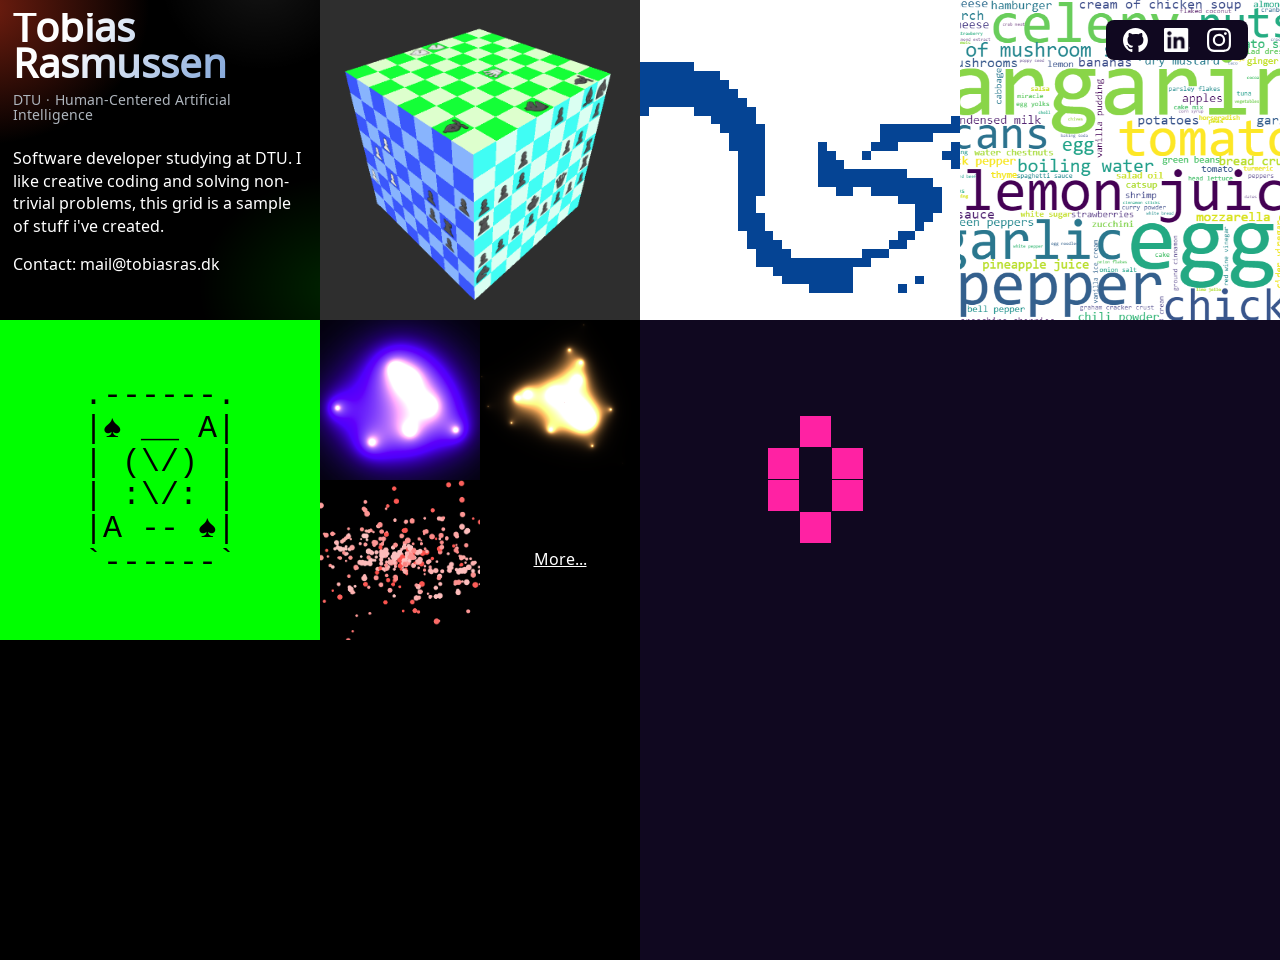
<file: index.html>
<!DOCTYPE html>
<html>

<head>
    <link rel="preconnect" href="https://fonts.googleapis.com">
    <link href="https://fonts.googleapis.com/icon?family=Material+Icons" rel="stylesheet">
    <link rel="preconnect" href="https://fonts.gstatic.com" crossorigin>
    <link
            href="https://fonts.googleapis.com/css2?family=Cabin:ital,wght@0,400..700;1,400..700&family=DM+Sans:ital,opsz,wght@0,9..40,100..1000;1,9..40,100..1000&family=Noto+Sans+Elbasan&family=Poppins:ital,wght@0,100;0,200;0,300;0,400;0,500;0,600;0,700;0,800;0,900;1,100;1,200;1,300;1,400;1,500;1,600;1,700;1,800;1,900&display=swap"
            rel="stylesheet">

    <link rel="stylesheet" href="css/main.css">
    <script defer src="js/gameOfLife.js"></script>

</head>

<body id="project-cards">
<!-- IS FIXED START -->
<nav class="nav-container">
    <div class="nav">
        <div class="nav-links">
            <a class="nav-icon" href="https://github.com/tobiasras"> <img src="images/icons/github.svg"
                                                                          alt="GitHub"></a>
            <a class="nav-icon" href="https://www.linkedin.com/in/tobiasras/"> <img src="images/icons/linkedin.png"
                                                                                    alt="LinkedIn"></a>
            <a class="nav-icon" href="https://www.instagram.com/tobiasras/"> <img src="images/icons/instagram.svg"
                                                                                  alt="LinkedIn"></a>
        </div>
    </div>
</nav>
<!-- IS FIXED END -->



    <div class="project-gallery">
            <div class="intro-card">
                <div class="intro-card__bg" aria-hidden="true"></div>
                <div class="intro">
                    <h1 class="intro-title">Tobias Rasmussen</h1>
                    <p class="intro-role">DTU · Human-Centered Artificial Intelligence</p>
                    <div>
                        <p>Software developer studying at DTU. I like creative coding and solving non-trivial problems, this grid is a sample of stuff i've created.</p>      
                        <p>Contact: mail@tobiasras.dk</p>
                    </div>
                </div>
            </div>
            <a class="project-card" href="projects/cubed_chess/">
                <img src="images/index/cubed_chess.png" alt="">
                <div class="project-card-overlay">
                    <h3>Chess on a 3d surface</h3>
                    <p>Play chess on top of a cube</p>
                </div>
            </a>

            <a class="project-card" href="projects/bfs_on_image/">
                <img class="pixel-art" src="images/index/chained_encoding.png" alt="">
                <div class="project-card-overlay">
                    <h3>Depth-First Search on images</h3>
                    <p>A visual exploration of chained encoding compression</p>
                </div>
            </a>

            <a class="project-card" href="projects/ingredient_suggester/">
                <img src="images/index/ingredient.png" alt="">
                <div class="project-card-overlay">
                    <h3>Ingredient suggester</h3>
                    <p>Suggest new ingredients from a recipe</p>
                </div>
            </a>

            <a class="project-card project-card--ascii green-bg" href="projects/yukon_web/">
                <pre class="ascii-card text-dark" draggable="false" aria-hidden="true">.------.
|♠ __ A|
| (\/) |
| :\/: |
|A -- ♠|
`------`</pre>

                <div class="project-card-overlay">
                    <h3>Yukon Solitaire</h3>
                    <p>In the style of ASCII-art</p>
                </div>
            </a>

            <div class="project-card-cluster" aria-label="Small projects">
                <a class="project-card project-card--mini" href="projects/creative/001/">
                    <img src="images/index/shader_001.png" alt="">
                    <div class="project-card-overlay">
                        <h3>Creative Code 001</h3>
                        <p>WebGL shader</p>
                    </div>
                </a>
                <a class="project-card project-card--mini" href="projects/creative/002/">
                    <img src="images/index/shader_002.png" alt="">
                    <div class="project-card-overlay">
                        <h3>Creative Code 002</h3>
                        <p>N body problem 01</p>
                    </div>
                </a>

                <a class="project-card project-card--mini" href="projects/creative/003/">
                    <img src="images/index/shader_003.png" alt="">
                    <div class="project-card-overlay">
                        <h3>Creative Code 003</h3>
                        <p>N body problem 02</p>
                    </div>
                </a>
                <div class="project-card center">
                    <a href="pages/creative-code.html">More...</a>
                </div>
            </div>

            <div class="project-card-game-of-life"></div>





    </div>
    





</body>


</html>
</file>
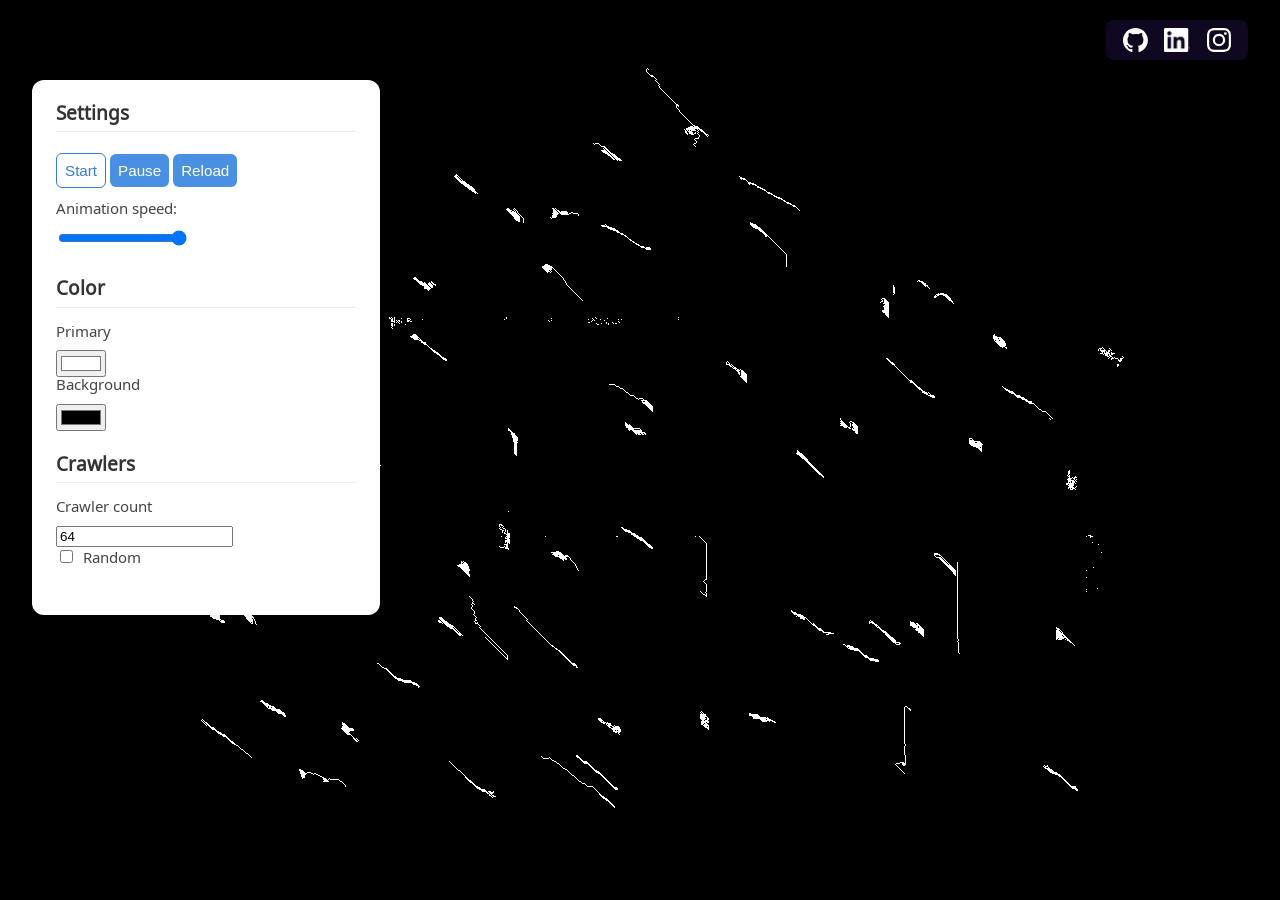
<file: projects/bfs_on_image/index.html>
<!DOCTYPE html>
<html>

<head>
    <link rel="preconnect" href="https://fonts.googleapis.com">
    <link rel="preconnect" href="https://fonts.gstatic.com" crossorigin>
    <link href="https://fonts.googleapis.com/css2?family=Cabin:ital,wght@0,400..700;1,400..700&family=DM+Sans:ital,opsz,wght@0,9..40,100..1000;1,9..40,100..1000&family=Noto+Sans+Elbasan&family=Poppins:ital,wght@0,100;0,200;0,300;0,400;0,500;0,600;0,700;0,800;0,900;1,100;1,200;1,300;1,400;1,500;1,600;1,700;1,800;1,900&display=swap"
          rel="stylesheet">

    <link rel="stylesheet" href="css/chained_encoding.css">
    <link rel="stylesheet" href="../../css/main.css">

    <script defer type="module" src="./js/index.js"></script>
    <script defer src="https://cloud.umami.is/script.js"
            data-website-id="c5e2e9f3-c1b4-4a1e-b12a-9b69d3bfbb9a"></script>

</head>

<body>




<div class="overlay">
    <!-- IS FIXED START -->
    <nav class="nav-container">
        <div class="nav">

            <div class="nav-links">
                <a class="nav-icon" href="https://github.com/tobiasras"> <img src="/images/icons/github.svg"
                                                                              alt="GitHub"></a>
                <a class="nav-icon" href="https://www.linkedin.com/in/tobiasras/"> <img src="/images/icons/linkedin.png"
                                                                                        alt="LinkedIn"></a>
                <a class="nav-icon" href="https://www.instagram.com/tobiasras/"> <img src="/images/icons/instagram.svg"
                                                                                      alt="LinkedIn"></a>
            </div>
        </div>
    </nav>
    <!-- IS FIXED END -->


    <div class="main">
        <div class="menu">
            <div class="section">
                <h2>Settings</h2>
                <button class="start-btn" id="startBtn">Start</button>
                <button id="pauseBtn">Pause</button>
                <button id="reloadBtn">Reload</button>
                <div class="slider">
                    <div class="input-control">
                        <label for="animationSpeed">Animation speed:</label>
                        <input type="range" id="animationSpeed" value="100" name="volume" step="1" min="1" max="100"/>
                    </div>
                    <p id="speed-display">1</p>
                </div>
            </div>


            <div class="section">
                <h2>Color</h2>

                <label for="primaryColor">Primary</label>
                <input type="color" id="primaryColor" value="#ffffff"/>

                <label for="secondaryColor">Background</label>
                <input type="color" id="secondaryColor" value="#000000"/>
            </div>

            <div class="section">
                <h2>Crawlers</h2>
                <label for="crawlerCount">Crawler count</label>
                <input type="number" id="crawlerCount" placeholder="64" value="64"/>
                <label>
                    <input type="checkbox" id="randomCrawlers"/>
                    Random
                </label>
            </div>
        </div>


    </div>

</div>


<canvas id="canvas"></canvas>
</body>


</html>
</file>
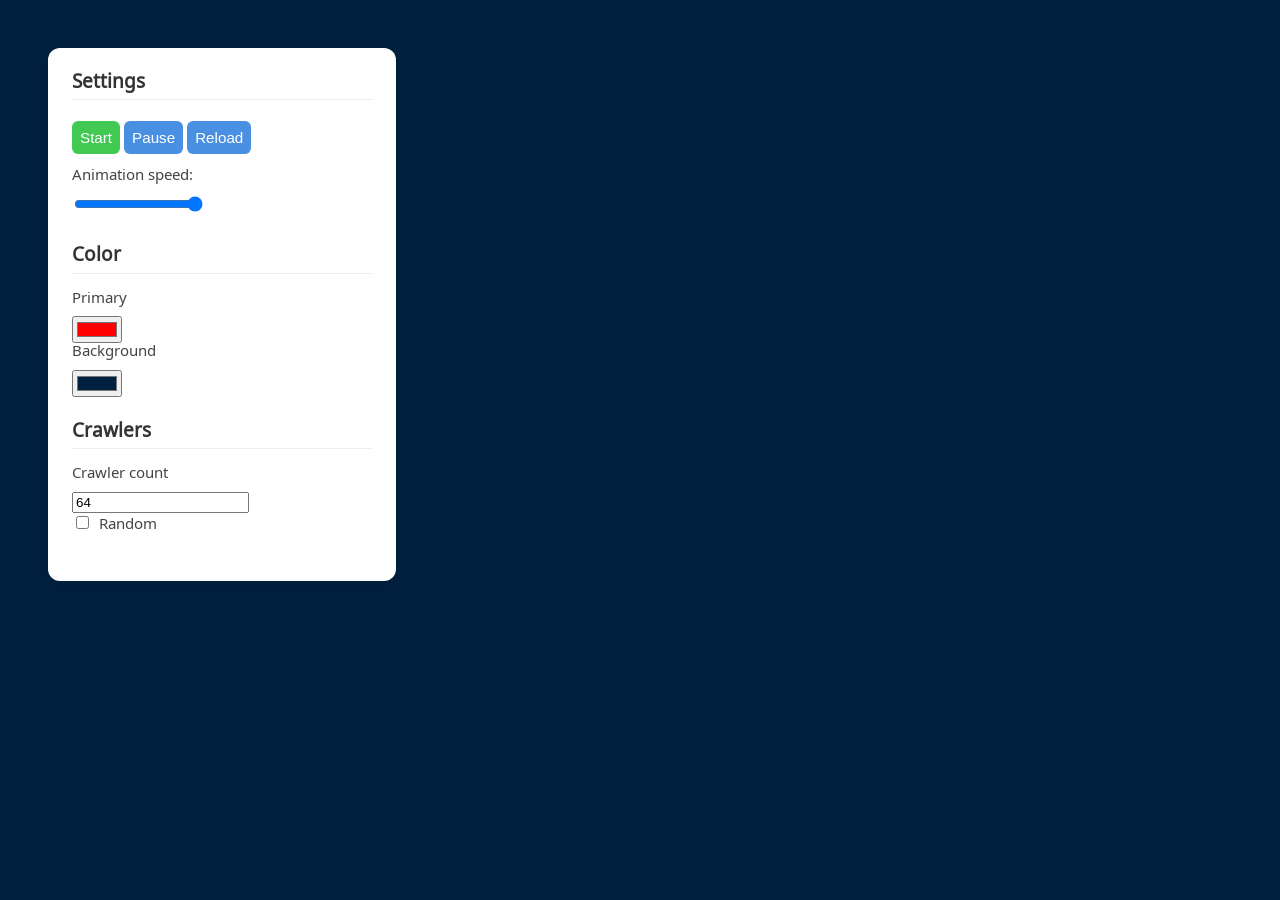
<file: projects/Chained_encoding_experiments/index.html>
<!DOCTYPE html>
<html>

<head>
    <link rel="preconnect" href="https://fonts.googleapis.com">
    <link rel="preconnect" href="https://fonts.gstatic.com" crossorigin>
    <link href="https://fonts.googleapis.com/css2?family=Cabin:ital,wght@0,400..700;1,400..700&family=DM+Sans:ital,opsz,wght@0,9..40,100..1000;1,9..40,100..1000&family=Noto+Sans+Elbasan&family=Poppins:ital,wght@0,100;0,200;0,300;0,400;0,500;0,600;0,700;0,800;0,900;1,100;1,200;1,300;1,400;1,500;1,600;1,700;1,800;1,900&display=swap"
          rel="stylesheet">
    <link rel="stylesheet" href="../../css/main.css">
    <link rel="stylesheet" href="css/chained_encoding.css">

    <script defer type="module" src="./js/index.js"></script>
</head>

<body>
    <div class="overlay">
        <div class="main">
                <div class="menu">
                    <div class="section">
                        <h2>Settings</h2>
                        <button class="start-btn" id="startBtn">Start</button>
                        <button id="pauseBtn">Pause</button>
                        <button id="reloadBtn">Reload</button>
                        <div class="slider">
                            <div class="input-control">
                                <label for="animationSpeed">Animation speed:</label>
                                <input type="range" id="animationSpeed" value="100" name="volume" step="1"  min="1" max="100" />
                            </div>
                            <p id="speed-display">1</p>
                        </div>
                    </div>


                    <div class="section">
                        <h2>Color</h2>

                        <label for="primaryColor">Primary</label>
                        <input type="color" id="primaryColor" value="#FF0000" />

                        <label for="secondaryColor">Background</label>
                        <input type="color" id="secondaryColor" value="#00203F" />
                    </div>

                    <div class="section">
                        <h2>Crawlers</h2>
                        <label for="crawlerCount">Crawler count</label>
                        <input type="number" id="crawlerCount" placeholder="64" value="64" />
                        <label>
                            <input type="checkbox" id="randomCrawlers" />
                            Random
                        </label>
                    </div>
                </div>





            </div>

        </div>




    <canvas id="canvas"></canvas>
</body>


</html>
</file>
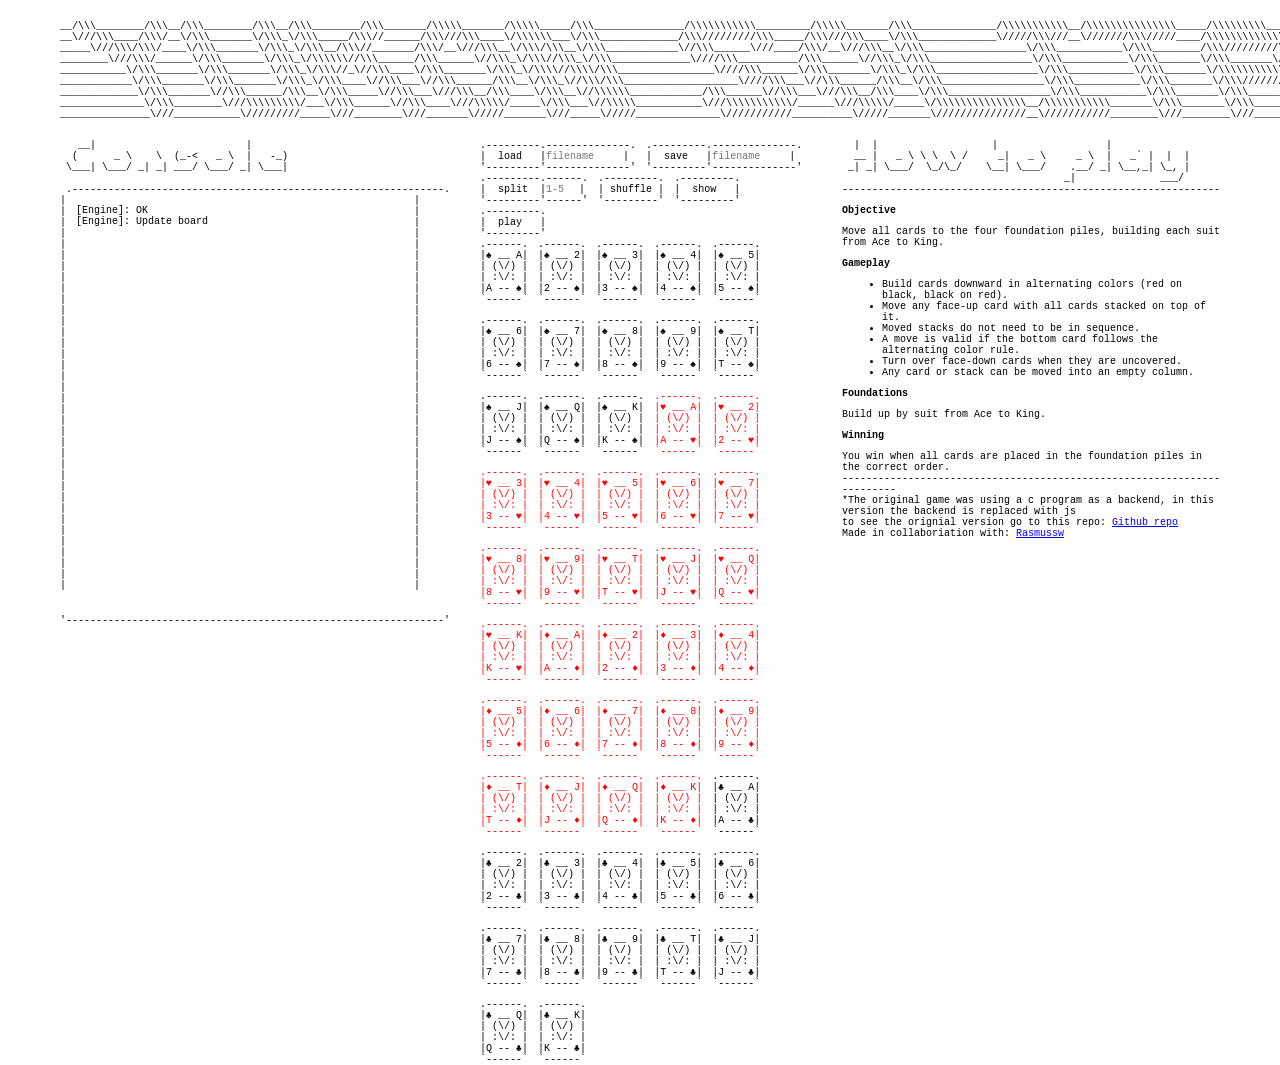
<file: projects/yukon_web/index.html>
<!doctype html>
<html lang="en">
<head>
    <meta charset="UTF-8"/>
    <meta name="viewport" content="width=device-width, initial-scale=1.0"/>
    <title>Yukon Solitare</title>

    <script type="module" src="js/main.js" defer></script>
    <link rel="stylesheet" href="style.css">
    <style>


    </style>
</head>
<body>
<div>
    <p class="ascii title">
__/\\\________/\\\__/\\\________/\\\__/\\\________/\\\_______/\\\\\_______/\\\\\_____/\\\_______________/\\\\\\\\\\\_________/\\\\\_______/\\\______________/\\\\\\\\\\\__/\\\\\\\\\\\\\\\_____/\\\\\\\\\_____/\\\\\\\\\\\____/\\\\\\\\\______/\\\\\\\\\\\\\\\_
__\///\\\____/\\\/__\/\\\_______\/\\\_\/\\\_____/\\\//______/\\\///\\\____\/\\\\\\___\/\\\_____________/\\\/////////\\\_____/\\\///\\\____\/\\\_____________\/////\\\///__\///////\\\/////____/\\\\\\\\\\\\\__\/////\\\///___/\\\///////\\\___\/\\\///////////__
_____\///\\\/\\\/____\/\\\_______\/\\\_\/\\\__/\\\//_______/\\\/__\///\\\__\/\\\/\\\__\/\\\____________\//\\\______\///____/\\\/__\///\\\__\/\\\_________________\/\\\___________\/\\\________/\\\/////////\\\_____\/\\\_____\/\\\_____\/\\\___\/\\\_____________
________\///\\\/______\/\\\_______\/\\\_\/\\\\\\//\\\______/\\\______\//\\\_\/\\\//\\\_\/\\\_____________\////\\\__________/\\\______\//\\\_\/\\\_________________\/\\\___________\/\\\_______\/\\\_______\/\\\_____\/\\\_____\/\\\\\\\\\\\/____\/\\\\\\\\\\\_____
___________\/\\\_______\/\\\_______\/\\\_\/\\\//_\//\\\____\/\\\_______\/\\\_\/\\\\//\\\\/\\\________________\////\\\______\/\\\_______\/\\\_\/\\\_________________\/\\\___________\/\\\_______\/\\\\\\\\\\\\\\\_____\/\\\_____\/\\\//////\\\____\/\\\///////______
____________\/\\\_______\/\\\_______\/\\\_\/\\\____\//\\\___\//\\\______/\\\__\/\\\_\//\\\/\\\___________________\////\\\___\//\\\______/\\\__\/\\\_________________\/\\\___________\/\\\_______\/\\\/////////\\\_____\/\\\_____\/\\\____\//\\\___\/\\\_____________
_____________\/\\\_______\//\\\______/\\\__\/\\\_____\//\\\___\///\\\__/\\\____\/\\\__\//\\\\\\____________/\\\______\//\\\___\///\\\__/\\\____\/\\\_________________\/\\\___________\/\\\_______\/\\\_______\/\\\_____\/\\\_____\/\\\_____\//\\\__\/\\\_____________
______________\/\\\________\///\\\\\\\\\/___\/\\\______\//\\\____\///\\\\\/_____\/\\\___\//\\\\\___________\///\\\\\\\\\\\/______\///\\\\\/_____\/\\\\\\\\\\\\\\\__/\\\\\\\\\\\_______\/\\\_______\/\\\_______\/\\\__/\\\\\\\\\\\_\/\\\______\//\\\_\/\\\\\\\\\\\\\\\_
_______________\///___________\/////////_____\///________\///_______\/////_______\///_____\/////______________\///////////__________\/////_______\///////////////__\///////////________\///________\///________\///__\///////////__\///________\///__\///////////////__</p>
</div>


    <div class="grid">
      <div class="backend">
        
<p class="ascii">   __|                         |       
  (      _ \    \  (_-<   _ \  |   -_) 
 \___| \___/ _| _| ___/ \___/ _| \___| 
 
 .--------------------------------------------------------------.</p>

        <div class="mid-console">
            <div class="divider-ascii"><span>|</span>
                <span>|</span>
                <span>|</span>
                <span>|</span>
                <span>|</span>
                <span>|</span>
                <span>|</span>
                <span>|</span>
                <span>|</span>
                <span>|</span>
                <span>|</span>
                <span>|</span>
                <span>|</span>
                <span>|</span>
                <span>|</span>
                <span>|</span>
                <span>|</span>
                <span>|</span>
                <span>|</span>
                <span>|</span>
                <span>|</span>
                <span>|</span>
                <span>|</span>
                <span>|</span>
                <span>|</span>
                <span>|</span>
                <span>|</span>
                <span>|</span>
                <span>|</span>
                <span>|</span>
                <span>|</span>
                <span>|</span>
                <span>|</span>
                <span>|</span>
                <span>|</span>
                <span>|</span>
            </div>
            <div class="console" id="console">
            </div>
            <div class="divider-ascii"><span>|</span>
                <span>|</span>
                <span>|</span>
                <span>|</span>
                <span>|</span>
                <span>|</span>
                <span>|</span>
                <span>|</span>
                <span>|</span>
                <span>|</span>
                <span>|</span>
                <span>|</span>
                <span>|</span>
                <span>|</span>
                <span>|</span>
                <span>|</span>
                <span>|</span>
                <span>|</span>
                <span>|</span>
                <span>|</span>
                <span>|</span>
                <span>|</span>
                <span>|</span>
                <span>|</span>
                <span>|</span>
                <span>|</span>
                <span>|</span>
                <span>|</span>
                <span>|</span>
                <span>|</span>
                <span>|</span>
                <span>|</span>
                <span>|</span>
                <span>|</span>
                <span>|</span>
                <span>|</span>
            </div>
        </div>
        <div>
            <p>'---------------------------------------------------------------'</p>
        </div>
    </div>

    <div id="deck-menu" class="deck-menu">

        <div class="cmd-bar">
            <div class="cmd-group">
                <button class="cmd-btn ascii-btn" data-cmd="LD">.---------.
|  load   |
'---------'</button>
                <span class="ascii-input">
                    <span class="ascii-input__edge">--------------.</span>
                    <span class="ascii-input__row"><input
                        class="cmd-input" data-cmd="LD" type="text"
                        placeholder="filename">|</span>
                    <span class="ascii-input__edge">--------------'</span>
                </span>
            </div>
            <div class="cmd-group">
                <button class="cmd-btn ascii-btn" data-cmd="SD">.---------.
|  save   |
'---------'</button>
                <span class="ascii-input">
                    <span class="ascii-input__edge">--------------.</span>
                    <span class="ascii-input__row"><input
                        class="cmd-input" data-cmd="SD" type="text"
                        placeholder="filename">|</span>
                    <span class="ascii-input__edge">--------------'</span>
                </span>
            </div>
            <div class="cmd-group">
                <button class="cmd-btn ascii-btn" data-cmd="SI">.---------.
|  split  |
'---------'</button>
                <span class="ascii-input ascii-input--sm">
                    <span class="ascii-input__edge">------.</span>
                    <span class="ascii-input__row"><input
                        class="cmd-input" data-cmd="SI" type="number"
                        min="1" max="52" placeholder="1-52">|</span>
                    <span class="ascii-input__edge">------'</span>
                </span>
            </div>
            <div class="cmd-group">
                <button class="cmd-btn ascii-btn" data-cmd="SR">.---------.
| shuffle |
'---------'</button>
            </div>
            <div class="cmd-group">
                <button class="cmd-btn ascii-btn" data-cmd="SW">.---------.
|  show   |
'---------'</button>
            </div>
            <div class="cmd-group">
                <button class="cmd-btn ascii-btn" data-cmd="P">.---------.
|  play   |
'---------'</button>
            </div>

        </div>


        <div id="deck" class="deck">

        </div>
    </div>

    <div id="game" class="game">

        <div class="cmd-bar">
            <button class="cmd-btn ascii-btn" data-cmd="P">.---------.
| Restart |
'---------'</button>
            <button class="cmd-btn ascii-btn" data-cmd="Q">.---------.
|  Quit   |
'---------'</button>
        </div>
        ---------------------------------------------------------------
        <div>
            Foundations
        </div>
        <div class="foundation-container">
            <div class="foundation"></div>
            <div class="foundation"></div>
            <div class="foundation"></div>
            <div class="foundation"></div>
        </div>


        <div>
            Tableau
        </div>
        <div class="col-container">
            <div class="column"></div>
            <div class="column"></div>
            <div class="column"></div>
            <div class="column"></div>
            <div class="column"></div>
            <div class="column"></div>
            <div class="column"></div>
        </div>
    </div>


      <div class="guide">
        <p class="ascii">  |  |                   |                  |              
  __ |   _ \ \ \  \ /     _|   _ \     _ \  |   _` |  |  | 
 _| _| \___/  \_/\_/    \__| \___/    .__/ _| \__,_| \_, | 
                                     _|              ___/  
---------------------------------------------------------------</p>

        <div>
            <h3>Objective</h3>
            <p>Move all cards to the four foundation piles, building each suit from Ace to King.</p>

            <h3>Gameplay</h3>
            <ul>
                <li>Build cards downward in alternating colors (red on black, black on red).</li>
                <li>Move any face-up card with all cards stacked on top of it.</li>
                <li>Moved stacks do not need to be in sequence.</li>
                <li>A move is valid if the bottom card follows the alternating color rule.</li>
                <li>Turn over face-down cards when they are uncovered.</li>
                <li>Any card or stack can be moved into an empty column.</li>
            </ul>

            <h3>Foundations</h3>
            <p>Build up by suit from Ace to King.</p>

            <h3>Winning</h3>
            <p>You win when all cards are placed in the foundation piles in the correct order.</p>


            ------------------------------------------------------------------------

            <p>*The original game was using a c program as a backend, in this version the backend is replaced with js</p>
            <p>to see the orignial version go to this repo: <a href="https://github.com/tobiasras/Yukon_solitare">Github repo</a></p>
            <p>Made in collaboriation with: <a href="https://github.com/Rasmussw">Rasmussw</a></p>
        </div>

    </div>


</div>


</body>
</html>
</file>
<file: css/main.css>
:root {
    --nav-height: 5rem;

    --color-white: #FFFFFF;
    --color-gray: #AEB5BD;
    --color-lightblue: #4D80C9;
    --color-darkpurble: #100820;
    --color-green: #00ff00;

    --color-bright: var(--color-darkpurble);
    --color-dark: var(--color-white);
}

p {
    line-height: 1.4em;
}



h2 {
    font-size: 3em;
    margin-top: 0;
    margin-bottom: 1rem;
}

a {
    text-decoration: underline;
    color: inherit;
    line-height: 1.4em;
}

li {
    margin: 0.5rem 0;
}

.text-dark {
    color: #000000;
}

body {
    font-family: "Noto Sans Elbasan", sans-serif;
    font-weight: 400;
    font-style: normal;
    margin: 0;

    background-color: #000000;
}

.bg-dark {
    background: var(--color-white);
    color: var(--color-bright);
    border: var(--color-dark);
}

.container {
    display: grid;
    grid-template-columns: 10% 80% 10%;
    row-gap: 1em;
}

.nav-container {
    position: fixed;
    top: 0;
    left: 0;
    width: 100%;
    height: var(--nav-height);
    z-index: 5000;
    pointer-events: none;
}

.nav {
    height: 100%;
    display: flex;
    align-items: center;
    pointer-events: auto;
}

.back-link {
    padding: 0.5rem 1rem;
    background: var(--color-bright);
    display: flex;
    align-items: center;
    gap: 1rem;
    margin-left: 2rem;
    border-radius: 0.5rem;
    color: #fff;
}

.back-link span {
    padding-top: 0.1rem;
}

.back-link img {
    display: block;
}

.nav-links {
    display: grid;
    grid-template-columns: 1fr 1fr 1fr;
    gap: 1em;
    text-align: center;
    padding: 0.5rem 1rem;
    border-radius: 0.5rem;
    margin-left: auto;
    margin-right: 2rem;
    background: var(--color-bright);
}

.nav-icon {
    display: flex;
    align-items: center;
    justify-content: center;
    text-decoration: none;
}

.nav-spacer {
    padding-top: var(--nav-height);
}

.nav-icon img {
    height: 1.5em;
    width: auto;
    vertical-align: middle;
}

.pixel-art {
    image-rendering: pixelated;
    image-rendering: crisp-edges;
}

.col-2 {
    align-items: start;
    display: grid;
    grid-template-columns: 1fr 1fr;
}


.size-8 {
    grid-template-columns: 1fr 1fr 1fr 1fr 1fr;
}

.project-gallery {
    display: grid;
    grid-template-columns: repeat(4, 1fr);
    box-sizing: border-box;
    align-items: start;
}

.project-gallery > .intro-card,
.project-gallery > .project-card,
.project-gallery > .project-card-cluster,
.project-gallery > .project-card-eye,
.project-gallery > .project-card-game-of-life {
    aspect-ratio: 1 / 1;
    width: 100%;
    border-radius: 0;
    overflow: hidden;
    box-sizing: border-box;
    container-type: size;
}

.project-card-game-of-life {
    grid-column: span 2;
    grid-row: span 2;
    position: relative;
    background: var(--color-darkpurble);
    cursor: crosshair;
    touch-action: none;
}

.game-of-life__canvas {
    display: block;
    width: 100%;
    height: 100%;
}

.project-card-cluster {
    display: grid;
    grid-template-columns: repeat(2, 1fr);
    grid-template-rows: repeat(2, 1fr);
    gap: 0;
}

.project-card-cluster .project-card {
    width: 100%;
    height: 100%;
    min-height: 0;
    min-width: 0;
    aspect-ratio: unset;
    container-type: size;
    overflow: hidden;
    isolation: isolate;
}

.project-card-eye {
    position: relative;
    display: flex;
    align-items: center;
    justify-content: center;
    background: var(--color-darkpurble);
    cursor: crosshair;
}

.eye-card__face {
    display: flex;
    align-items: center;
    justify-content: center;
    gap: min(10cqi, 10cqh);
}

.eye {
    position: relative;
    width: min(24cqi, 24cqh);
    height: min(24cqi, 24cqh);
    border-radius: 50%;
    background: var(--color-white);
    overflow: hidden;
    box-shadow: inset 0 -0.15em 0.4em rgba(16, 8, 32, 0.12);
}

.eye__pupil {
    position: absolute;
    left: 50%;
    top: 50%;
    width: 44%;
    height: 44%;
    border-radius: 50%;
    background: var(--color-darkpurble);
    transform: translate(-50%, -50%);
    transition: transform 0.07s ease-out;
    will-change: transform;
}

.eye__pupil::after {
    content: "";
    position: absolute;
    top: 18%;
    right: 22%;
    width: 28%;
    height: 28%;
    border-radius: 50%;
    background: rgba(255, 255, 255, 0.85);
}

@media (prefers-reduced-motion: reduce) {
    .eye__pupil {
        transition: none;
    }
}

.intro-card {
    grid-column: 1;
    position: relative;
    color: var(--color-dark);
}

.intro-card::before {
    content: "";
    position: absolute;
    inset: 0;
    z-index: 0;
    pointer-events: none;
    opacity: 0.35;

    background-size: 14px 14px;
}

.intro-card__bg {
    position: absolute;
    inset: -30%;
    z-index: 0;
    pointer-events: none;
    background:
        radial-gradient(ellipse 55% 45% at 15% 20%, rgba(209, 55, 28, 0.55), transparent 60%),
        radial-gradient(ellipse 50% 40% at 85% 75%, rgba(0, 255, 0, 0.14), transparent 55%),
        radial-gradient(ellipse 40% 35% at 70% 15%, rgba(255, 255, 255, 0.08), transparent 50%);
    animation: intro-glow 14s ease-in-out infinite alternate;
}

@keyframes intro-glow {
    0% {
        transform: translate(0, 0) scale(1);
    }
    100% {
        transform: translate(6%, -4%) scale(1.08);
    }
}

.intro-card .intro {
    position: relative;
    z-index: 1;
    display: flex;
    flex-direction: column;
    gap: 0.5rem;
    height: 100%;
    padding: min(4cqi, 4cqh);
    overflow: hidden;
    box-sizing: border-box;
}



.intro-card .intro-title {
    margin: 0;
    font-size: min(12.5cqi, 14.5cqh);
    line-height: 0.9;
    text-wrap: balance;
    background: linear-gradient(120deg, var(--color-white) 20%, var(--color-lightblue) 100%);
    -webkit-background-clip: text;
    background-clip: text;
    color: transparent;
}

.intro-role {
    margin: 0.1em 0 0;
    font-size: min(4.5cqi, 5cqh);
    line-height: 1.05;
    color: var(--color-gray);
}


.intro-bio {
    margin: 0.28em 0 0;
    font-size: min(4.25cqi, 5.5cqh);
    line-height: 1.2;
    color: rgba(255, 255, 255, 0.92);
}

@media (prefers-reduced-motion: reduce) {
    .intro-card__bg,
    .intro-deco::after {
        animation: none;
    }
}

.project-card {
    position: relative;
    display: block;
    text-decoration: none;
    color: var(--color-white);
}

.project-card--mini .project-card-overlay {
    padding: 0.35rem;
}

.project-card--mini .project-card-overlay h3 {
    font-size: clamp(0.5rem, 10cqi, 0.75rem);
}

.project-card--mini .project-card-overlay p {
    margin-top: 0.2rem;
    font-size: clamp(0.45rem, 8cqi, 0.65rem);
}

.project-card--ascii {
    display: flex;
    align-items: center;
    justify-content: center;
    padding: min(4cqi, 4cqh, 1rem);
}

.ascii-card {
    margin: 0;
    padding: 0;
    border: 0;
    background: transparent;
    font-family: ui-monospace, "Cascadia Mono", "Consolas", monospace;
    font-weight: 400;
    line-height: 1.05;
    white-space: pre;
    text-align: center;
    font-size: min(11cqi, 14cqh);
    max-width: 100%;
    max-height: 100%;
    overflow: hidden;
    user-select: none;
    pointer-events: none;
    transition: transform 0.3s ease;
}

.project-card:hover .ascii-card {
    transform: scale(1.05);
}

.project-card img {
    display: block;
    width: 100%;
    height: 100%;
    object-fit: cover;
    transition: transform 0.3s ease;
}

.project-card .pixel-art {
    width: 100%;
    height: 100%;
}

.project-card-overlay {
    position: absolute;
    inset: 0;
    display: flex;
    flex-direction: column;
    justify-content: flex-end;
    padding: 1rem;
    background: linear-gradient(to top, rgba(16, 8, 32, 0.92) 0%, rgba(16, 8, 32, 0.55) 55%, transparent 100%);
    opacity: 0;
    transition: opacity 0.3s ease;
    box-sizing: border-box;
}

.project-card-overlay h3 {
    margin: 0;
    font-size: 1.25rem;
    line-height: 1.2;
}

.green-bg {
    background-color: var(--color-green);
}

.project-card-overlay p {
    margin: 0.5rem 0 0;
    font-size: 0.9rem;
    line-height: 1.35;
}

.project-card:hover img {
    transform: scale(1.05);
}

.project-card--mini:hover img,
.project-card--mini:hover .ascii-card {
    transform: none;
}

.project-card--mini:focus-visible {
    outline-offset: 0;
}

.project-card:hover .project-card-overlay,
.project-card:focus-visible .project-card-overlay {
    opacity: 1;
}

.project-card:focus-visible {
    outline: 2px solid var(--color-lightblue);
    outline-offset: 3px;
}

.center {
    display: flex;
    justify-content: center;
    align-items: center;
} 


.pt {
    padding-top: 5rem;
}

@supports not (container-type: size) {
    .ascii-card {
        font-size: clamp(0.5rem, 4.5vw, 1.75rem);
    }
}

@media (max-width: 600px) {
    .col-2 {
        grid-template-columns: 1fr;
        gap: 2em;
    }

    .project-gallery {
        grid-template-columns: 1fr;
    }

    .project-card-game-of-life {
        grid-column: span 1;
        grid-row: span 1;
    }
}

@media (min-width: 601px) and (max-width: 1024px) {
    .project-gallery {
        grid-template-columns: repeat(3, 1fr);
    }

    .intro-card {
        grid-column: span 2;
    }
}

@media (min-width: 1025px) {


    .project-gallery {
        grid-template-columns: repeat(4, 1fr);
    }

    .size-8 {
        grid-template-columns: repeat(8, 1fr);
    }


}
</file>
<file: projects/bfs_on_image/css/chained_encoding.css>
body {
    margin: 0;
}

html, body {
    margin: 0;
    padding: 0;
    height: 100%;
    overflow: hidden;

    color: white;
}


.auto-scale {
    display: flex;
    gap: 1rem;
}

.auto-scale input {
    margin: 0;
}


.main {
    padding-top: 5rem;
    padding-left: 2rem;
}

canvas {
    position: fixed;
    top: 0;
    left: 0;
    z-index: 0;
    display: block;
    width: 100vw;
    height: 100vh;
}

h2 {
    font-size: x-large;
}

.overlay {
    position: fixed;
    top: 0;
    left: 0;
    z-index: 10;
    pointer-events: none;
    border-bottom-right-radius: 1rem;
}

.overlay .nav-container,
.overlay .main {
    pointer-events: auto;
}

.input-control {
    flex-direction: column;
    display: flex;
    align-items: start;

    height: 2rem;
}

.slider {
    display: flex;
    justify-content: space-between;

    gap: 1rem;
}





.menu {
    width: 300px;
    background: #fff;
    border-radius: 12px;
    box-shadow: 0 4px 12px rgba(0,0,0,0.1);
    padding: 1.5rem;
}

.menu h2 {
    font-size: 1.2rem;
    color: #333;
    border-bottom: 1px solid #eee;
    padding-bottom: 0.4rem;
    margin-bottom: 1rem;
}

.menu .section {
    margin-bottom: 1.5rem;
}

.menu label {
    display: block;
    margin-bottom: 0.6rem;
    color: #444;
    font-size: 0.95rem;
    cursor: pointer;
}

.menu input[type="checkbox"] {
    margin-right: 0.4rem;
}

.menu input[type="text"],
.menu select,
.menu button {
    padding: 0.5rem;
    margin-top: 0.3rem;
    margin-bottom: 0.8rem;
    border: 1px solid #ccc;
    border-radius: 6px;
    font-size: 0.95rem;
}

.menu button {
    background: #4a90e2;
    color: white;
    border: none;
    cursor: pointer;
    transition: background 0.2s ease;
}

.menu button:hover {
    background: #357bd8;
}

.start-btn {
    background: none !important;
    color: #357bd8 !important;
    border: solid 1px !important;
    cursor: pointer;
    transition: background 0.2s ease;
}

.start-btn:hover {
    background: rgba(0, 0, 0, 0.1) !important;
}
</file>
<file: projects/Chained_encoding_experiments/css/chained_encoding.css>
body {
    margin: 0;
}

html, body {
    margin: 0;
    padding: 0;
    height: 100%;
    overflow: hidden;

    color: white;
}


.auto-scale {
    display: flex;
    gap: 1rem;
}

.auto-scale input {
    margin: 0;
}


.main {
    padding: 3rem;
}

canvas {
    display: block;
    width: 100vw;
    height: 100vh;
}

h2 {
    font-size: x-large;
}

.overlay {
    position: fixed;
    border-bottom-right-radius: 1rem;
;
}

.input-control {
    flex-direction: column;
    display: flex;
    align-items: start;

    height: 2rem;
}

.slider {
    display: flex;
    justify-content: space-between;

    gap: 1rem;
}





.menu {
    width: 300px;
    background: #fff;
    border-radius: 12px;
    box-shadow: 0 4px 12px rgba(0,0,0,0.1);
    padding: 1.5rem;
}

.menu h2 {
    font-size: 1.2rem;
    color: #333;
    border-bottom: 1px solid #eee;
    padding-bottom: 0.4rem;
    margin-bottom: 1rem;
}

.menu .section {
    margin-bottom: 1.5rem;
}

.menu label {
    display: block;
    margin-bottom: 0.6rem;
    color: #444;
    font-size: 0.95rem;
    cursor: pointer;
}

.menu input[type="checkbox"] {
    margin-right: 0.4rem;
}

.menu input[type="text"],
.menu select,
.menu button {
    padding: 0.5rem;
    margin-top: 0.3rem;
    margin-bottom: 0.8rem;
    border: 1px solid #ccc;
    border-radius: 6px;
    font-size: 0.95rem;
}

.menu button {
    background: #4a90e2;
    color: white;
    border: none;
    cursor: pointer;
    transition: background 0.2s ease;
}

.menu button:hover {
    background: #357bd8;
}

.start-btn {
    background: #42c954 !important;
    color: white;
    border: none;
    cursor: pointer;
    transition: background 0.2s ease;
}

.start-btn:hover {
    background: #289b32 !important;
}
</file>
<file: projects/yukon_web/style.css>
.guide {
    justify-self: end;;
}

.title {
    margin: 0;

}

p {
    margin: 0;
}

:root {
        font-size: clamp(8px, 1.5vw, 10px);
}

body {
    background: #ffffff;
    font-family: monospace;

    color: rgb(0, 0, 0);
    margin: 0;

    padding-top: 1rem;
    padding-left: 6rem;
    padding-right: 6rem;
}

.card {
    -webkit-user-select: none;
    user-select: none;
    display: block;
    margin: 0;
    padding: 0;
    white-space: pre;
    cursor: grab;
}

.card:active {
    cursor: grabbing;
}

.card.dragging {
    opacity: 0.35;
}

.drag-ghost {
    position: absolute;
    top: -1000px;
    left: -1000px;
    font-family: monospace;
    white-space: pre;
    background: #ffffff;
    padding: 0.25rem;
    pointer-events: none;
}

.drag-ghost .card {
    margin: 0;
}

.drop-active {
    outline: 2px dashed #2a7;
    outline-offset: 4px;
    background: rgba(42, 119, 119, 0.06);
}

.foundations {
    display: flex;
    flex-direction: row;
    margin-bottom: 2rem;
    column-gap: 1rem;
}

.container {
    display: flex;
    align-items: flex-start;
    column-gap: 1rem;
    margin-bottom: 1rem;
}

.ascii {
    white-space: pre;
    font-family: monospace;
}

.grid {
    padding-top: 2rem;
    display: grid;
    grid-template-columns: 1fr 1fr 1fr;
    gap: 3rem;
    align-items: flex-start;
}

h3 {
    font-size: 1rem;

}

.deck {
    display: flex;
    flex-wrap: wrap;
    gap: 1rem;
    align-items: flex-start;


}


.mid-console {
    display: grid;
    grid-template-columns: auto 1fr auto;
    width: 36rem;
}

.divider-ascii {
    display: flex;
    flex-direction: column;

}

.hide {
    display: none;
}

.console {
    padding: 1rem;
    height: 40rem;
    overflow-y: scroll;
}

.foundation-container {
    display: flex;
    gap: 1rem;

    margin-bottom: 1rem;
}

.foundation {
    min-width: 8ch;
    min-height: 6em;
}

.col-container {
    display: flex;
    gap: 1rem;
    align-items: flex-start;
}

.column {
    min-width: 8ch;
    min-height: 6em;
}



.red {
    color: red;
}

.black {
    color: black;
}

.ascii-btn {
    font-family: monospace;
    white-space: pre;
    background: white;
    color: black;
    border: none;
    padding: 0;
    margin: 0;
    cursor: pointer;
}



/* pressed effect */
.ascii-btn:active {
    transform: translate(1px, 1px);
}

.ascii-btn:hover {
    color: #2a7;
}

.cmd-bar {
    display: flex;
    flex-wrap: wrap;
    align-items: center;
    column-gap: 1rem;
}

.cmd-group {
    display: flex;
    align-items: center;
}

.cmd-btn {
    font-family: monospace;
    cursor: pointer;
    font-size: 1rem;
}

.cmd-input {
    font-family: monospace;
    border: none;
    background: transparent;
    outline: none;
    color: inherit;
    padding: 0;
    margin: 0;

    font-size: 1rem;
}

.cmd-input[type=number] {
    width: 3.3rem;
}

.cmd-input[type=text] {
    width: 7.7rem;
}


.ascii-input {
    display: inline-flex;
    flex-direction: column;
    font-family: monospace;
    color: black;

}

.ascii-input__edge {
    white-space: pre;
}

.ascii-input__row {
    width: 3rem;
    white-space: pre;
    margin: 0;
}

.ascii-input:focus-within {
    color: #2a7;
}
</file>
